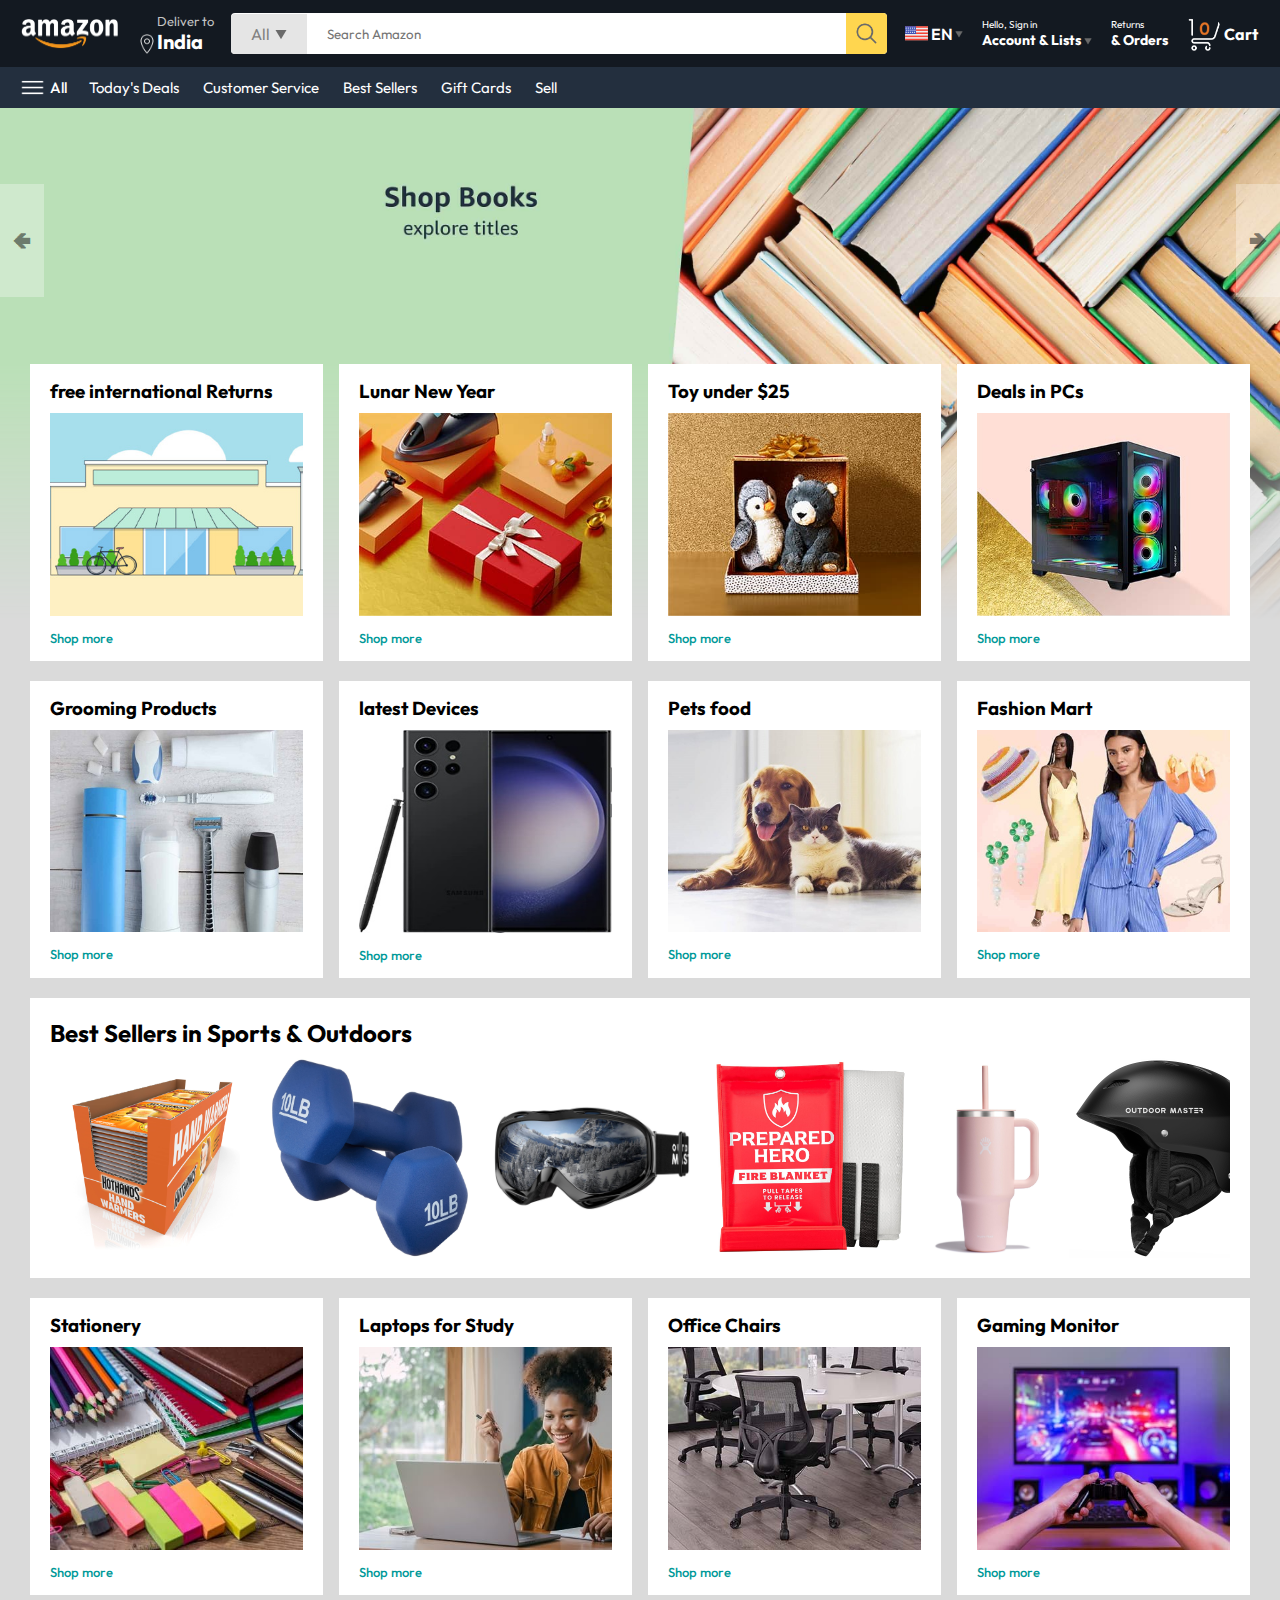
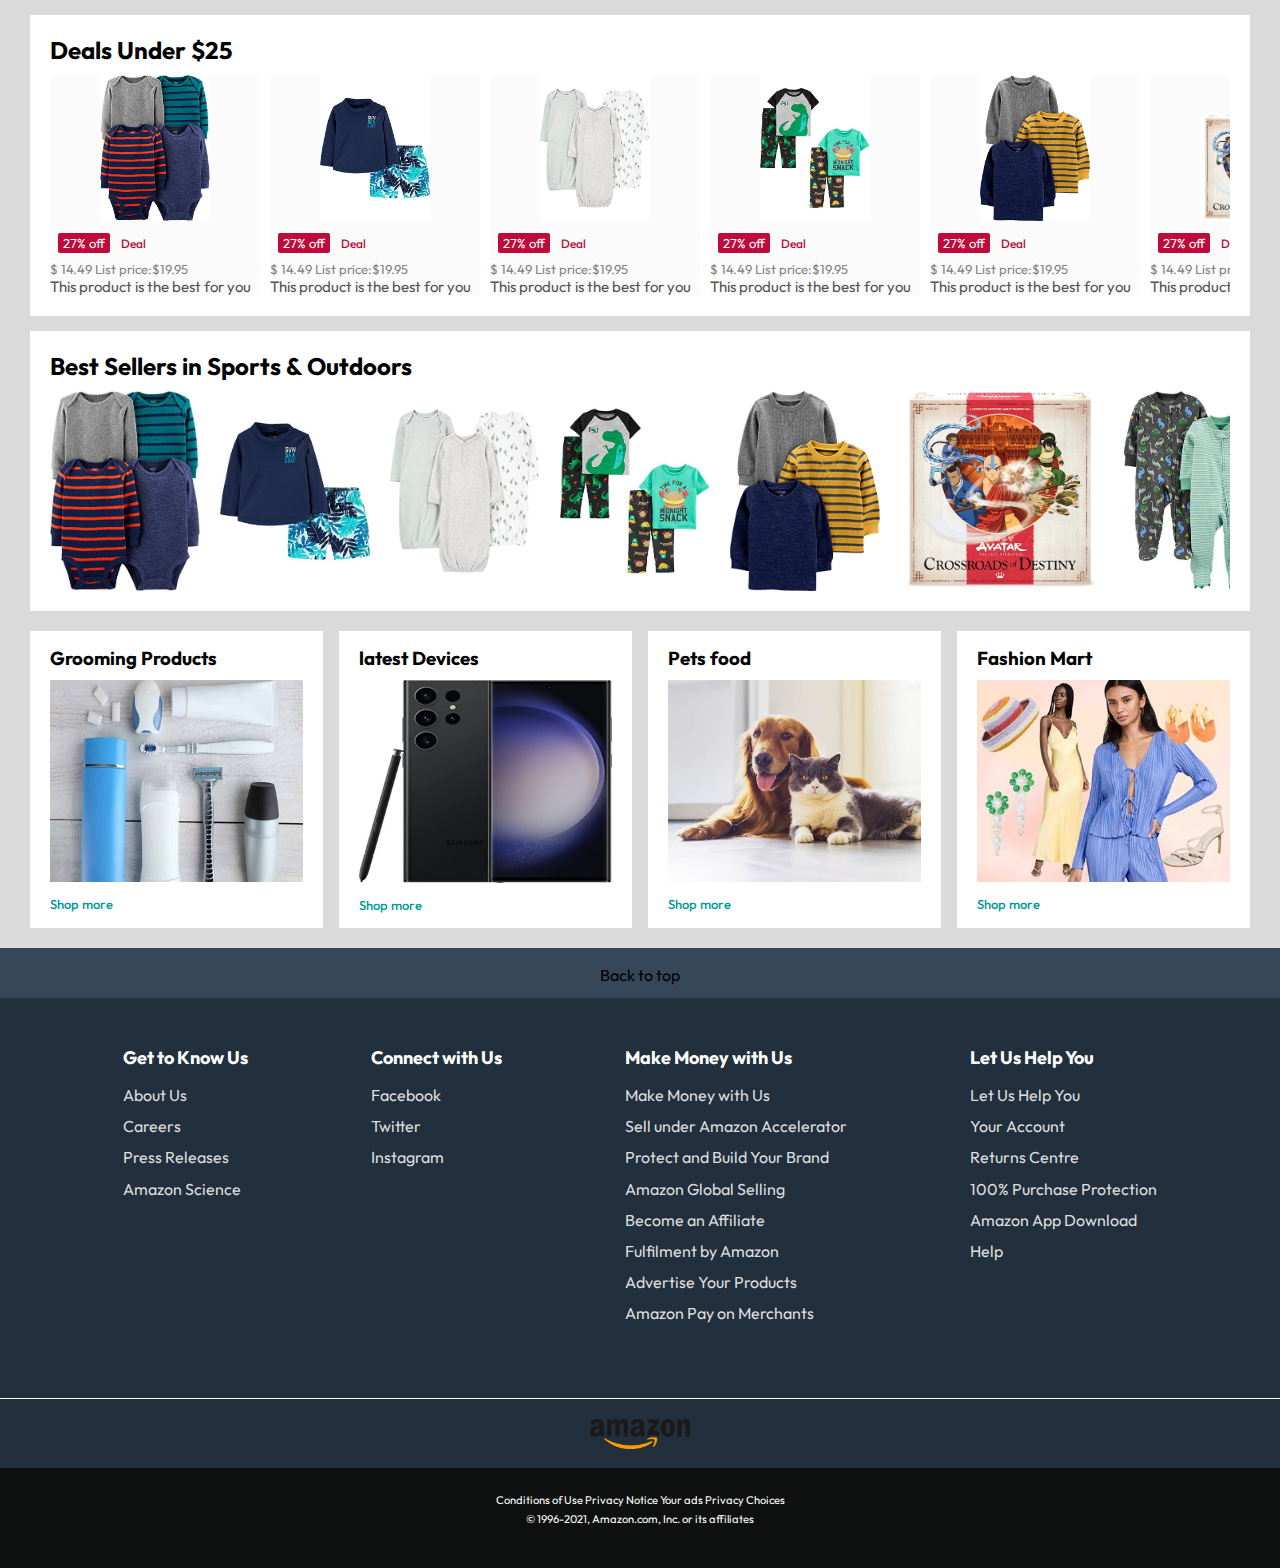
<file: index.html>
<!DOCTYPE html>
<html lang="en">

<head>
    <meta charset="UTF-8">
    <meta name="viewport" content="width=device-width, initial-scale=1.0">
    <title>Amazon</title>
    <link rel="stylesheet" href="style.css">
</head>

<body>

    <nav>
        <a href="/ ">
            <img src="./assets/amazon_logo.png" width="100" alt="">
        </a>

        <div class="nav-country border">
            <img src="./assets/location_icon.png" height="20" alt="">
            <div >
                <p>Deliver to </p>
                <h1>India</h1>
            </div>
        </div>
        
        <div class="nav-search border">
            <div class="nav-search-gategory">
                <p>All</p>
                <img src="./assets/dropdown_icon.png" height="12" alt="">
            </div>
            <input type="text" class="nav-search-input" placeholder="Search Amazon">
            <img src="./assets/search_icon.png" height="" class="nav-search-icon" alt="">
        </div>

        <div class="nav-language border">
            <img src="./assets/us_flag.png" width="25px" alt="">
            <p>EN</p>
            <img src="./assets/dropdown_icon.png" width="8px" alt="">
        </div>

        <div class="nav-text border">
            <p><a href="./signin.html">Hello, Sign in</a></p>
            <h1>Account & Lists <img src="./assets/dropdown_icon.png" width="8px" alt=""></h1>
        </div>

        <div class="nav-text border">
            <p>Returns</p>
            <h1>& Orders</h1>
        </div>
        <a href="/signin.html" class=" mobile-user-icon" style="display: none;">
            <img src="./assets/user.png " width="35px" alt="">
        </a>

        <div class="mycard border">
        <a href="/cart.html" class="nav-cart"> 
            <img src="./assets/cart_icon.png " width="35px" alt=""></a>
        <h4>Cart</h4>
    </div>
    </nav>
    <div class="nav-bottom ">
        <div>
            <img src="./assets/menu_icon.png" width="25px" alt="">
            <p>All</p>
        </div>

        <p class="border">Today's Deals </p>
        <p class="border">Customer Service</p>
        <p class="border">Best Sellers</p>
        <p class="border"> Gift Cards</p>
        <p class="border">Sell</p>
    </div>



    <div class="header-slider">
        <a href="#" class="control_prev ">&#129144</a>
        <a href="#" class="control_next ">&#129146</a>
        <ul>
            <img src="./assets/header1.jpg" class="header-img" alt="">
            <img src="./assets/header2.jpg" class="header-img" alt="">
            <img src="./assets/header3.jpg" class="header-img" alt="">
            <img src="./assets/header4.jpg" class="header-img" alt="">
            <img src="./assets/header5.jpg" class="header-img" alt="">
            <img src="./assets/header6.jpg" class="header-img" alt="">
        </ul>
        
    </div>
   
 <div class="box-row header-box">
        <box class="col">
            <h3>free international Returns</h3>
            <img src="./assets/box1-1.jpg" alt="">
            <a href="/">Shop more</a>
        </box>
        <box class="col">
            <h3>Lunar New Year</h3>
            <img src="./assets/box1-2.jpg" alt="">
            <a href="/">Shop more</a>
        </box>
        <box class="col">
            <h3>Toy under $25</h3>
            <img src="./assets/box1-3.jpg" alt="">
            <a href="/">Shop more</a>
        </box>
        <box class="col">
            <h3>Deals in PCs</h3>
            <img src="./assets/box1-4.jpg" alt="">
            <a href="/">Shop more</a>
        </box>
    </div>
    <div class="box-row ">
        <box class="col">
            <h3>Grooming Products</h3>
            <img src="./assets/box2-1.jpg" alt="">
            <a href="/">Shop more</a>
        </box>
        <box class="col">
            <h3>latest Devices</h3>
            <img src="./assets/box2-2.jpg" alt="">
            <a href="/">Shop more</a>
        </box>
        <box class="col">
            <h3>Pets food</h3>
            <img src="./assets/box2-3.jpg" alt="">
            <a href="/">Shop more</a>
        </box>
        <box class="col">
            <h3>Fashion Mart</h3>
            <img src="./assets/box2-4.jpg" alt="">
            <a href="/">Shop more</a>
        </box>
    </div>

    <div class="products-slider">
        <h2>Best Sellers in Sports & Outdoors</h2>
        <div class="products">
            <img src="./assets/product1-1.jpg" alt="">
            <img src="./assets/product1-2.jpg" alt="">
            <img src="./assets/product1-3.jpg" alt="">
            <img src="./assets/product1-4.jpg" alt="">
            <img src="./assets/product1-5.jpg" alt="">
            <img src="./assets/product1-6.jpg" alt="">
            <img src="./assets/product1-7.jpg" alt="">
            <img src="./assets/product1-8.jpg" alt="">
            <img src="./assets/product1-9.jpg" alt="">
            <img src="./assets/product1-10.jpg" alt="">
        </div>
    </div>

    <div class="box-row ">
        <box class="col">
            <h3>Stationery</h3>
            <img src="./assets/box3-1.jpg" alt="">
            <a href="/">Shop more</a>
        </box>
        <box class="col">
            <h3>Laptops for Study</h3>
            <img src="./assets/box3-2.jpg" alt="">
            <a href="/">Shop more</a>
        </box>
        <box class="col">
            <h3>Office Chairs </h3>
            <img src="./assets/box3-3.jpg" alt="">
            <a href="/">Shop more</a>
        </box>
        <box class="col">
            <h3>Gaming Monitor</h3>
            <img src="./assets/box3-4.jpg" alt="">
            <a href="/">Shop more</a>
        </box>
    </div>
    <div class="products-slider-with-price">
        <h2>Deals Under $25</h2>
        <div class="products">
            <div class="product-cards">
                <div class="product-img-container">
                    <img src="./assets/product2-1.jpg" alt="">
                </div>
                <div class="product-offer">
                    <p>27% off</p> <span>Deal</span>
                </div>
                <p class="product-price">$ <Span>14.49</Span> List price:$19.95</p>
                <h4>This product is the best for you</h4>
            </div>
            <div class="product-cards">
                <div class="product-img-container">
                    <img src="./assets/product2-2.jpg" alt="">
                </div>
                <div class="product-offer">
                    <p>27% off</p> <span>Deal</span>
                </div>
                <p class="product-price">$ <Span>14.49</Span> List price:$19.95</p>
                <h4>This product is the best for you</h4>
            </div>
            <div class="product-cards">
                <div class="product-img-container">
                    <img src="./assets/product2-3.jpg" alt="">
                </div>
                <div class="product-offer">
                    <p>27% off</p> <span>Deal</span>
                </div>
                <p class="product-price">$ <Span>14.49</Span> List price:$19.95</p>
                <h4>This product is the best for you</h4>
            </div>
            <div class="product-cards">
                <div class="product-img-container">
                    <img src="./assets/product2-4.jpg" alt="">
                </div>
                <div class="product-offer">
                    <p>27% off</p> <span>Deal</span>
                </div>
                <p class="product-price">$ <Span>14.49</Span> List price:$19.95</p>
                <h4>This product is the best for you</h4>
            </div>
            <div class="product-cards">
                <div class="product-img-container">
                    <img src="./assets/product2-5.jpg" alt="">
                </div>
                <div class="product-offer">
                    <p>27% off</p> <span>Deal</span>
                </div>
                <p class="product-price">$ <Span>14.49</Span> List price:$19.95</p>
                <h4>This product is the best for you</h4>
            </div>
            <div class="product-cards">
                <div class="product-img-container">
                    <img src="./assets/product2-6.jpg" alt="">
                </div>
                <div class="product-offer">
                    <p>27% off</p> <span>Deal</span>
                </div>
                <p class="product-price">$ <Span>14.49</Span> List price:$19.95</p>
                <h4>This product is the best for you</h4>
            </div>
            <div class="product-cards">
                <div class="product-img-container">
                    <img src="./assets/product2-7.jpg" alt="">
                </div>
                <div class="product-offer">
                    <p>27% off</p> <span>Deal</span>
                </div>
                <p class="product-price">$ <Span>14.49</Span> List price:$19.95</p>
                <h4>This product is the best for you</h4>
            </div>
            <div class="product-cards">
                <div class="product-img-container">
                    <img src="./assets/product2-8.jpg" alt="">
                </div>
                <div class="product-offer">
                    <p>27% off</p> <span>Deal</span>
                </div>
                <p class="product-price">$ <Span>14.49</Span> List price:$19.95</p>
                <h4>This product is the best for you</h4>
            </div>

            <div class="product-cards">
                <div class="product-img-container">
                    <img src="./assets/product2-9.jpg" alt="">
                </div>
                <div class="product-offer">
                    <p>27% off</p> <span>Deal</span>
                </div>
                <p class="product-price">$ <Span>14.49</Span> List price:$19.95</p>
                <h4>This product is the best for you</h4>
            </div>
            <div class="product-cards">
                <div class="product-img-container">
                    <img src="./assets/product2-10.jpg" alt="">
                </div>
                <div class="product-offer">
                    <p>27% off</p> <span>Deal</span>
                </div>
                <p class="product-price">$ <Span>14.49</Span> List price:$19.95</p>
                <h4>This product is the best for you</h4>
            </div>
            <div class="product-cards">
                <div class="product-img-container">
                    <img src="./assets/product2-11.jpg" alt="">
                </div>
                <div class="product-offer">
                    <p>27% off</p> <span>Deal</span>
                </div>
                <p class="product-price">$ <Span>14.49</Span> List price:$19.95</p>
                <h4>This product is the best for you</h4>
            </div>
        </div>
    </div>
    <div class="products-slider">
        <h2>Best Sellers in Sports & Outdoors</h2>
        <div class="products">
            <img src="./assets/product2-1.jpg" alt="">
            <img src="./assets/product2-2.jpg" alt="">
            <img src="./assets/product2-3.jpg" alt="">
            <img src="./assets/product2-4.jpg" alt="">
            <img src="./assets/product2-5.jpg" alt="">
            <img src="./assets/product2-6.jpg" alt="">
            <img src="./assets/product2-7.jpg" alt="">
            <img src="./assets/product2-8.jpg" alt="">
            <img src="./assets/product2-9.jpg" alt="">
            <img src="./assets/product2-10.jpg" alt="">
        </div>
    </div>

    <div class="box-row ">
        <box class="col">
            <h3>Grooming Products</h3>
            <img src="./assets/box2-1.jpg" alt="">
            <a href="/">Shop more</a>
        </box>
        <box class="col">
            <h3>latest Devices</h3>
            <img src="./assets/box2-2.jpg" alt="">
            <a href="/">Shop more</a>
        </box>
        <box class="col">
            <h3>Pets food</h3>
            <img src="./assets/box2-3.jpg" alt="">
            <a href="/">Shop more</a>
        </box>
        <box class="col">
            <h3>Fashion Mart</h3>
            <img src="./assets/box2-4.jpg" alt="">
            <a href="/">Shop more</a>
        </box>
    </div>
    <footer>
        <div class=" fp1">
            <a href="/">
            Back to top
        </a>
        </div>
        <div class="fp2">
            <ul>
                <p>Get to Know Us </p>
                <a>About Us</a>
                <a>Careers</a>
                <a>Press Releases</a>
                <a>Amazon Science</a>
            </ul>
            <ul>
                <p>Connect with Us</p>
                <a>Facebook</a>
                <a>Twitter</a>
                <a>Instagram</a>
            </ul>
            <ul>
                <p>Make Money with Us </p>
                <a>Make Money with Us</a>
                <a>Sell under Amazon Accelerator</a>
                <a>Protect and Build Your Brand</a>
                <a>Amazon Global Selling</a>
                <a>Become an Affiliate</a>
                <a>Fulfilment by Amazon</a>
                <a>Advertise Your Products</a>
                <a>Amazon Pay on Merchants</a>
            </ul>
            <ul>
                <p>Let Us Help You</p>
                <a>Let Us Help You</a>
                <a>Your Account</a>
                <a>Returns Centre</a>
                <a>100% Purchase Protection </a>
                <a>Amazon App Download </a>
                <a>Help </a>
            </ul>
        </div>
        <div class="fp3">
            <div class="logo">
            </div>
        </div>
        <div class="fp4">
            <div class="pages">
                <a>Conditions of Use</a>
                <a>Privacy Notice</a>
                <a>Your ads Privacy Choices</a>
            </div>
            <div class="copyright">
                © 1996-2021, Amazon.com, Inc. or its affiliates
            </div>
        </div>
    </footer>


    <script src="app.js"></script>
</body>

</html>
</file>
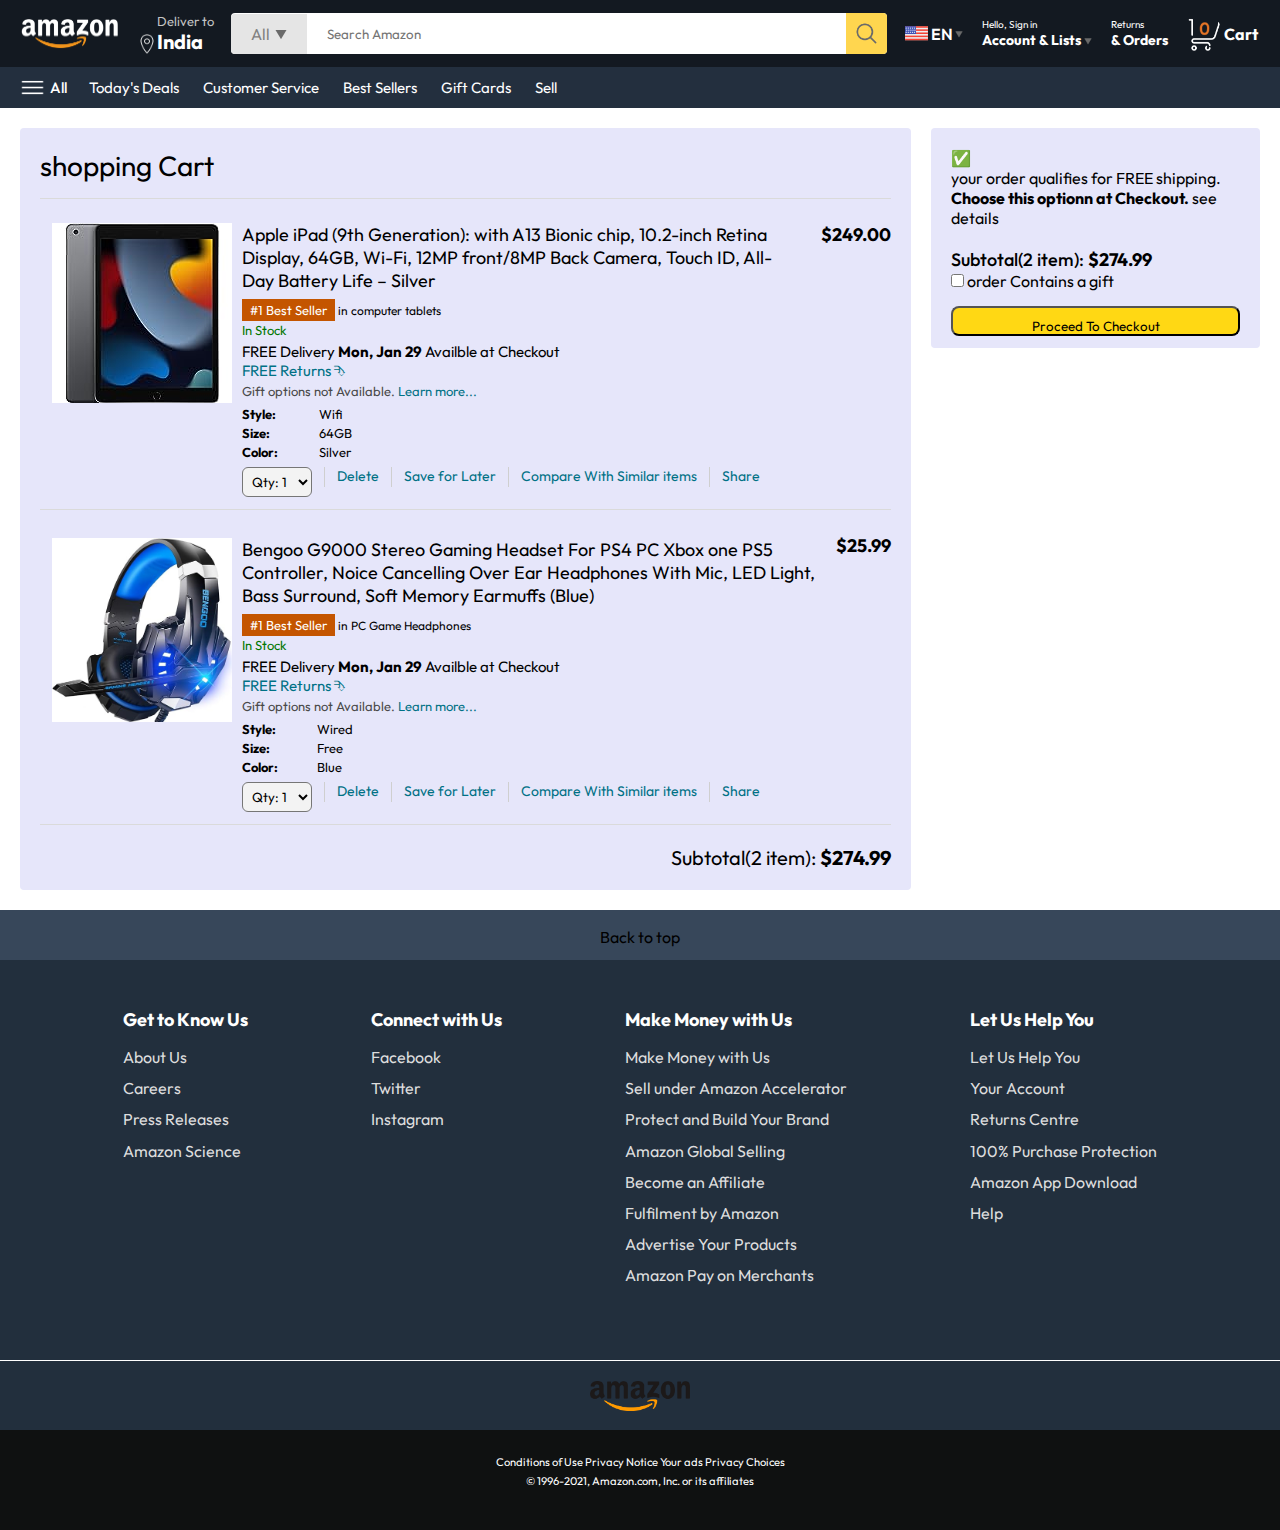
<file: cart.html>
<!DOCTYPE html>
<html lang="en">

<head>
    <meta charset="UTF-8">
    <meta name="viewport" content="width=device-width, initial-scale=1.0">
    <title> Cart </title>
    <link rel="stylesheet" href="style.css">
    <link rel="stylesheet" href="product.css">
    <link rel="stylesheet" href="cart.css">
</head>

<body>
    <nav>
        <a href="/ ">
            <img src="./assets/amazon_logo.png" width="100" alt="">
        </a>

        <div class="nav-country border">
            <img src="./assets/location_icon.png" height="20" alt="">
            <div>
                <p>Deliver to </p>
                <h1>India</h1>
            </div>
        </div>

        <div class="nav-search border">
            <div class="nav-search-gategory">
                <p>All</p>
                <img src="./assets/dropdown_icon.png" height="12" alt="">
            </div>
            <input type="text" class="nav-search-input" placeholder="Search Amazon">
            <img src="./assets/search_icon.png" height="" class="nav-search-icon" alt="">
        </div>

        <div class="nav-language border">
            <img src="./assets/us_flag.png" width="25px" alt="">
            <p>EN</p>
            <img src="./assets/dropdown_icon.png" width="8px" alt="">
        </div>

        <div class="nav-text border">
            <p><a href="./signin.html">Hello, Sign in</a></p>
            <h1>Account & Lists <img src="./assets/dropdown_icon.png" width="8px" alt=""></h1>
        </div>

        <div class="nav-text border">
            <p>Returns</p>
            <h1>& Orders</h1>
        </div>
        <a href="/signin.html" class=" mobile-user-icon" style="display: none;">
            <img src="./assets/user.png " width="35px" alt="">
        </a>
        <div class="mycard border">

            <a href="">
                <img src="./assets/cart_icon.png " width="35px" alt=""></a>
            <h4>Cart</h4>
        </div>
    </nav>
    <div class="nav-bottom ">
        <div>
            <img src="./assets/menu_icon.png" width="25px" alt="">
            <p>All</p>
        </div>

        <p class="border">Today's Deals </p>
        <p class="border">Customer Service</p>
        <p class="border">Best Sellers</p>
        <p class="border"> Gift Cards</p>
        <p class="border">Sell</p>
    </div>

    <div class="cart">
        <div class="cart-left">
            <h1>shopping Cart</h1>
            <hr>
            <div class="product-cart-list">
                <img src="./assets/ipad_img.jpg" alt="" width="180px">
                <div>
                    <div class="product-cart-titleprice">
                        <p>
                            Apple iPad (9th Generation): with A13 Bionic chip, 10.2-inch Retina Display, 64GB, Wi-Fi,
                            12MP front/8MP Back Camera, Touch ID, All-Day Battery Life – Silver

                        </p>
                        <p><b>$249.00</b></p>

                    </div>
                    <p class="product-cart-bestseller"> <span> #1 Best Seller</span> in computer tablets</p>
                    <p class="product-card-stock"> In Stock </p>
                    <p class="product-card-delivery"> FREE Delivery <b>Mon, Jan 29 </b> Availble at Checkout </p>
                    <p class="product-card-returns">FREE Returns &#11191</p>
                    <p class="product-card-giftoption">Gift options not Available. <span>Learn more... </span></p>
                    <div class="product-card-specs">
                        <p><b>Style:</b></p>
                        <p>Wifi</p>
                        <p><b>Size:</b></p>
                        <p>64GB</p>
                        <p><b>Color:</b></p>
                        <p>Silver</p>
                    </div>
                    <div class="cart-list-action">
                        <select>
                            <option value=" 1">Qty: 1</option>
                            <option value=" 2">Qty: 2</option>
                            <option value=" 3">Qty: 3</option>
                            <option value=" 4">Qty: 4</option>
                            <option value=" 5">Qty: 5</option>
                        </select>
                        <hr>
                        <p class="action-btn">Delete</p>
                        <hr>
                        <p class="action-btn">Save for Later</p>
                        <hr>
                        <p class="action-btn">Compare With Similar items</p>
                        <hr>
                        <p class="action-btn">Share</p>
                    </div>
                </div>
            </div>
            <hr>
            <div class="product-cart-list">

               <a href="./product.html"> <img src="./assets/product_img.jpg" alt="" width="180px"></a>
                <div>
                    <div class="product-cart-titleprice">
                       <a href="./product.html"> <p>
                            Bengoo G9000 Stereo Gaming Headset For PS4 PC Xbox one PS5 Controller, Noice Cancelling Over Ear Headphones With Mic, LED Light, Bass Surround, Soft Memory Earmuffs (Blue)

                        </p></a>
                        <p><b>$25.99</b></p>

                    </div>
                    <p class="product-cart-bestseller"> <span> #1 Best Seller</span> in PC Game Headphones</p>
                    <p class="product-card-stock"> In Stock </p>
                    <p class="product-card-delivery"> FREE Delivery <b>Mon, Jan 29 </b> Availble at Checkout </p>
                    <p class="product-card-returns">FREE Returns &#11191</p>
                    <p class="product-card-giftoption">Gift options not Available. <span>Learn more... </span></p>
                    <div class="product-card-specs">
                        <p><b>Style:</b></p>
                        <p>Wired</p>
                        <p><b>Size:</b></p>
                        <p>Free</p>
                        <p><b>Color:</b></p>
                        <p>Blue</p>
                    </div>
                    <div class="cart-list-action">
                        <select>
                            <option value=" 1">Qty: 1</option>
                            <option value=" 2">Qty: 2</option>
                            <option value=" 3">Qty: 3</option>
                            <option value=" 4">Qty: 4</option>
                            <option value=" 5">Qty: 5</option>
                        </select>
                        <hr>
                        <p class="action-btn">Delete</p>
                        <hr>
                        <p class="action-btn">Save for Later</p>
                        <hr>
                        <p class="action-btn">Compare With Similar items</p>
                        <hr>
                        <p class="action-btn">Share</p>
                    </div>
                </div>
            </div>
            <hr>
            <div class="cart-list-subtotal">
                Subtotal(2 item): <b>$274.99</b>
            </div>
        </div>
        <div class="cart-right">
            <p>&#x2705</p>
            <p>your order qualifies for FREE shipping. <b>Choose this optionn at Checkout. </b> see details  </p>
        <p class="cart-subtotal"> Subtotal(2 item): <b>$274.99</b></p>
        <p class="cart-right-gift">  <input type="checkbox"> order Contains a gift </p>
        <button>Proceed To Checkout</button>
    </div>
    </div>
    <footer>
        <div class=" fp1">
            <a href="/">
            Back to top
        </a>
        </div>
        <div class="fp2">
            <ul>
                <p>Get to Know Us </p>
                <a>About Us</a>
                <a>Careers</a>
                <a>Press Releases</a>
                <a>Amazon Science</a>
            </ul>
            <ul>
                <p>Connect with Us</p>
                <a>Facebook</a>
                <a>Twitter</a>
                <a>Instagram</a>
            </ul>
            <ul>
                <p>Make Money with Us </p>
                <a>Make Money with Us</a>
                <a>Sell under Amazon Accelerator</a>
                <a>Protect and Build Your Brand</a>
                <a>Amazon Global Selling</a>
                <a>Become an Affiliate</a>
                <a>Fulfilment by Amazon</a>
                <a>Advertise Your Products</a>
                <a>Amazon Pay on Merchants</a>
            </ul>
            <ul>
                <p>Let Us Help You</p>
                <a>Let Us Help You</a>
                <a>Your Account</a>
                <a>Returns Centre</a>
                <a>100% Purchase Protection </a>
                <a>Amazon App Download </a>
                <a>Help </a>
            </ul>
        </div>
        <div class="fp3">
            <div class="logo">
            </div>
        </div>
        <div class="fp4">
            <div class="pages">
                <a>Conditions of Use</a>
                <a>Privacy Notice</a>
                <a>Your ads Privacy Choices</a>
            </div>
            <div class="copyright">
                © 1996-2021, Amazon.com, Inc. or its affiliates
            </div>
        </div>
    </footer>

</body>

</html>
</file>
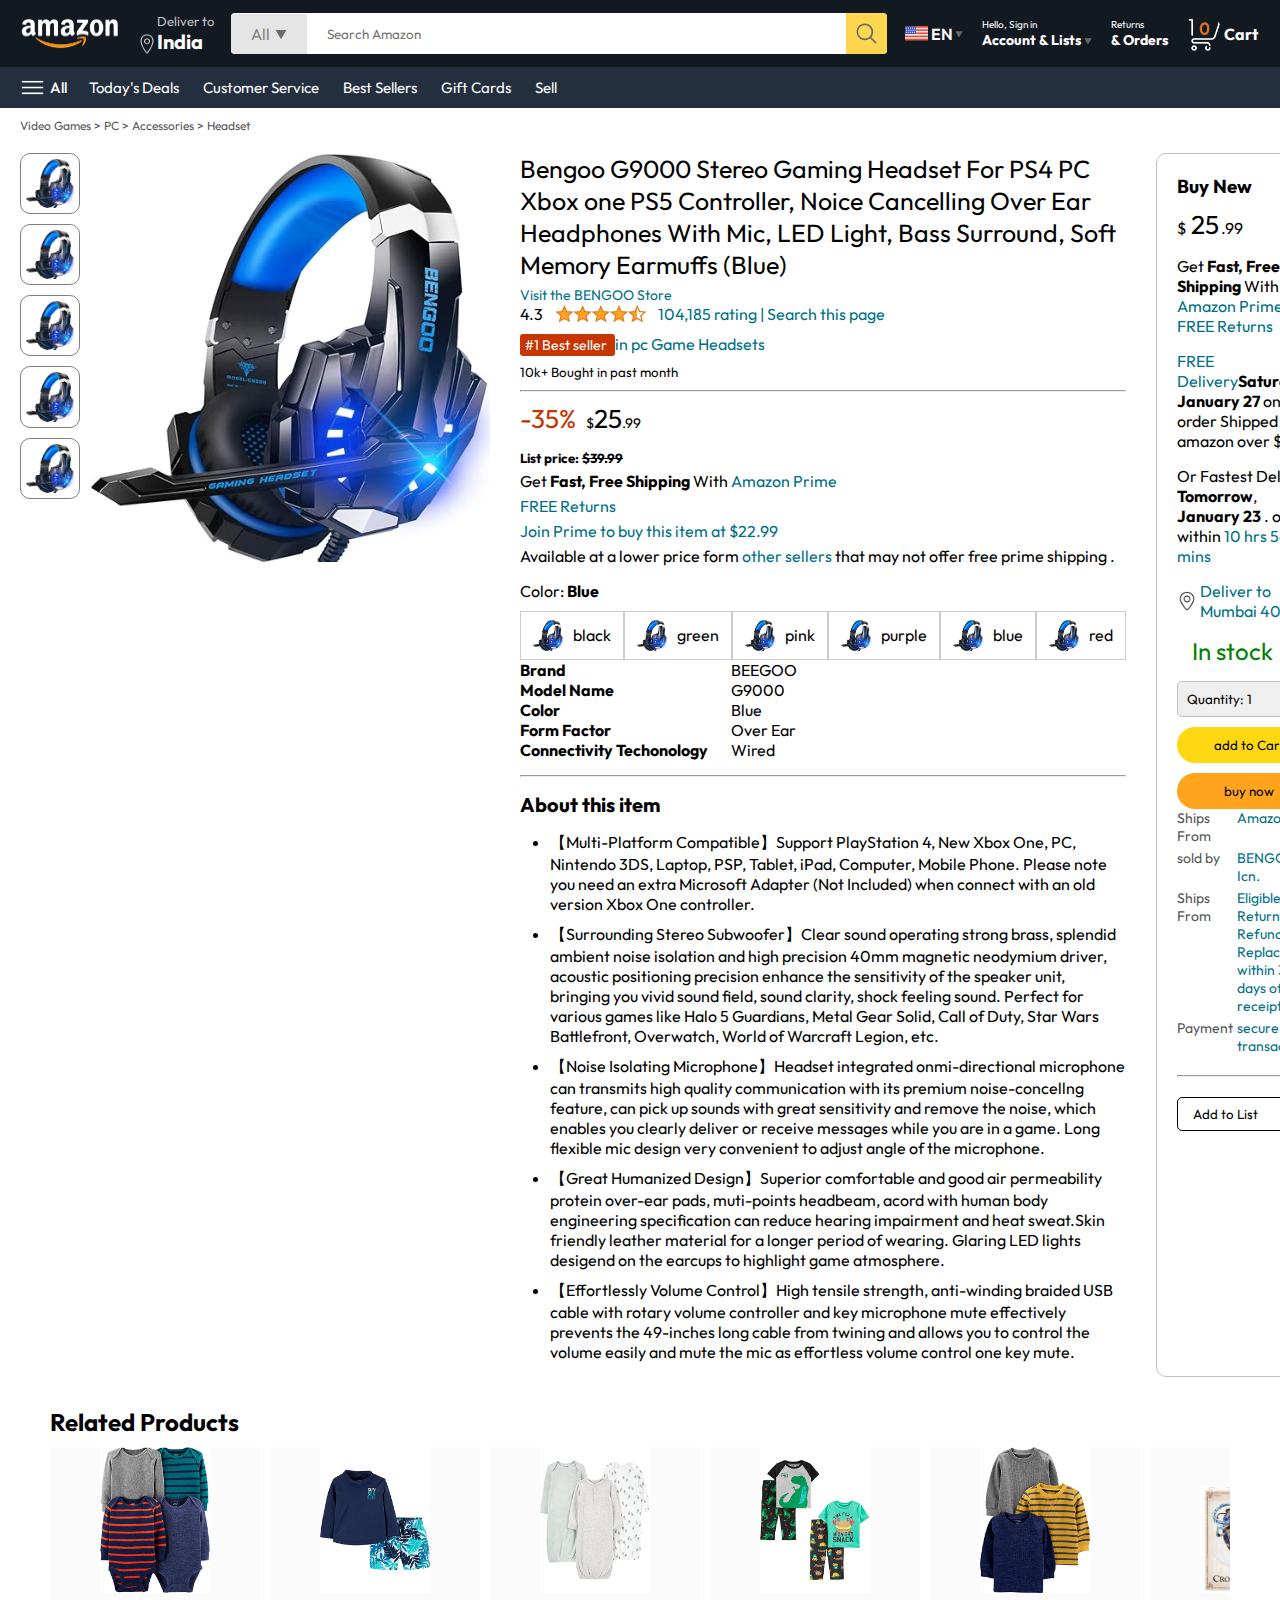
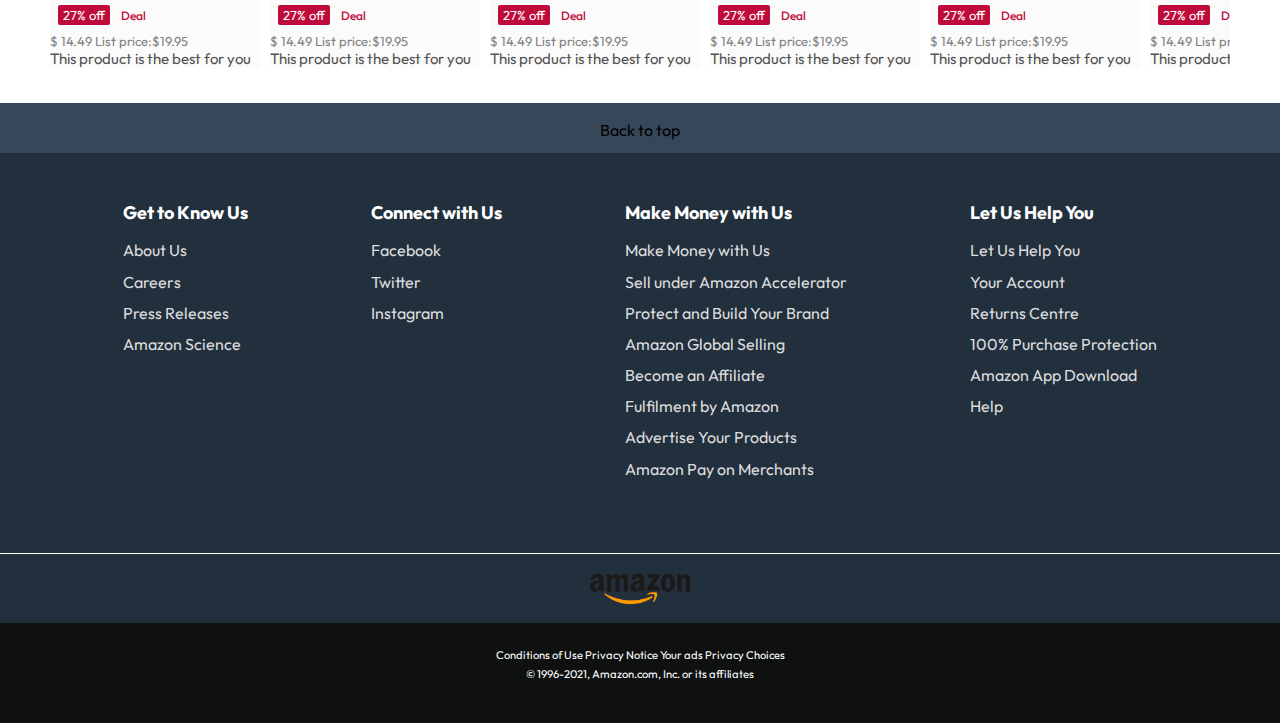
<file: product.html>
<!DOCTYPE html>
<html lang="en">

<head>
    <meta charset="UTF-8">
    <meta name="viewport" content="width=device-width, initial-scale=1.0">
    <title>product page</title>
    <link rel="stylesheet" href="style.css">
    <link rel="stylesheet" href="product.css">

</head>
<div>
    <nav>
        <a href="/ ">
            <img src="./assets/amazon_logo.png" width="100" alt="">
        </a>

        <div class="nav-country border">
            <img src="./assets/location_icon.png" height="20" alt="">
            <div>
                <p>Deliver to </p>
                <h1>India</h1>
            </div>
        </div>

        <div class="nav-search border">
            <div class="nav-search-gategory">
                <p>All</p>
                <img src="./assets/dropdown_icon.png" height="12" alt="">
            </div>
            <input type="text" class="nav-search-input" placeholder="Search Amazon">
            <img src="./assets/search_icon.png" height="" class="nav-search-icon" alt="">
        </div>

        <div class="nav-language border">
            <img src="./assets/us_flag.png" width="25px" alt="">
            <p>EN</p>
            <img src="./assets/dropdown_icon.png" width="8px" alt="">
        </div>

        <div class="nav-text border">
            <p><a href="./signin.html">Hello, Sign in</a></p>
            <h1>Account & Lists <img src="./assets/dropdown_icon.png" width="8px" alt=""></h1>
        </div>

        <div class="nav-text border">
            <p>Returns</p>
            <h1>& Orders</h1>
        </div>
        <a href="/signin.html" class=" mobile-user-icon" style="display: none;">
            <img src="./assets/user.png " width="35px" alt="">
        </a>
        <div class="mycard border">

            <a href="cart.html">
                <img src="./assets/cart_icon.png " width="35px" alt=""></a>
            <h4>Cart</h4>
        </div>
    </nav>
    <div class="nav-bottom ">
        <div>
            <img src="./assets/menu_icon.png" width="25px" alt="">
            <p>All</p>
        </div>

        <p class="border">Today's Deals </p>
        <p class="border">Customer Service</p>
        <p class="border">Best Sellers</p>
        <p class="border"> Gift Cards</p>
        <p class="border">Sell</p>
    </div>

    <p class="breadcrum">Video Games > PC > Accessories > Headset </p>
    <div class="product-display">
        <div class="product-d-image">
            <div class="product-icons">
                <img src="./assets/product_img.jpg" alt="" width="60">
                <img src="./assets/product_img.jpg" alt="" width="60">
                <img src="./assets/product_img.jpg" alt="" width="60">
                <img src="./assets/product_img.jpg" alt="" width="60">
                <img src="./assets/product_img.jpg" alt="" width="60">
            </div>
            <div class="product-main-img">
                <img src="./assets/product_img.jpg" alt="" width="400">
            </div>
        </div>
        <div class="product-d-details">
            <p class="product-tittle">
                Bengoo G9000 Stereo Gaming Headset For PS4 PC Xbox one PS5 Controller, Noice Cancelling Over Ear
                Headphones With Mic, LED Light, Bass Surround, Soft Memory Earmuffs (Blue)
            </p>
            <p class="brand-store"> Visit the BENGOO Store</p>
            <div class="product-rating">
                <div>
                    <div> 4.3 <img src="./assets/rating_img.png" alt="" height="20px">
                    </div>
                    <p>104,185 rating | Search this page </p>
                </div>
                <p>
                    <spam>#1 Best seller </spam> in pc Game Headsets
                </p>
                <h5>10k+ Bought in past month</h5>
                <hr>
            </div>
            <div class="product-d-price">
                <div>
                    <p>-35%</p>
                    <h1>$<span>25</span>.99</h1>
                </div>
                <h5>List price: <span> $39.99 </span> </h5>
                <p>Get <b> Fast, Free Shipping </b> With <span> Amazon Prime </span> </p>
                <p><span>FREE Returns</span></p>
                <p> <span> Join Prime to buy this item at $22.99</span></p>
                <p>Available at a lower price form <span>other sellers </span> that may not offer free prime shipping .
                </p>
            </div>
            <div class="product-color-selection">
                <p>Color: <b>Blue </b> </p>
                <div class="product-color-options">
                    <div class="option">
                        <img src="./assets/product_img.jpg" alt="" width="30px">
                        <p>black</p>
                    </div>
                    <div class="option">
                        <img src="./assets/product_img.jpg" alt="" width="30px">
                        <p>green</p>
                    </div>
                    <div class="option">
                        <img src="./assets/product_img.jpg" alt="" width="30px">
                        <p>pink</p>
                    </div>
                    <div class="option">
                        <img src="./assets/product_img.jpg" alt="" width="30px">
                        <p>purple</p>
                    </div>
                    <div class="option">
                        <img src="./assets/product_img.jpg" alt="" width="30px">
                        <p>blue</p>
                    </div>
                    <div class="option">
                        <img src="./assets/product_img.jpg" alt="" width="30px">
                        <p>red</p>
                    </div>
                    <div>
                    </div>
                </div>
                <div class="product-info">
                    <p> <b>Brand</b> </p>
                    <p>BEEGOO</p>
                    <p> <b>Model Name</b> </p>
                    <p>G9000</p>
                    <p> <b>Color</b> </p>
                    <p>Blue</p>
                    <p> <b>Form Factor</b></p>
                    <p> Over Ear</p>
                    <p> <b>Connectivity Techonology</b></p>
                    <p>Wired</p>
                </div>
                <hr>
                <div class="product-descripation">
                    <h1>About this item</h1>
                    <ul>
                        <li>【Multi-Platform Compatible】Support PlayStation 4, New Xbox One, PC, Nintendo 3DS, Laptop,
                            PSP, Tablet, iPad, Computer, Mobile Phone. Please note you need an extra Microsoft Adapter
                            (Not Included) when connect with an old version Xbox One controller. </li>
                        <li>【Surrounding Stereo Subwoofer】Clear sound operating strong brass, splendid ambient noise
                            isolation and high precision 40mm magnetic neodymium driver, acoustic positioning precision
                            enhance the sensitivity of the speaker unit, bringing you vivid sound field, sound clarity,
                            shock feeling sound. Perfect for various games like Halo 5 Guardians, Metal Gear Solid, Call
                            of Duty, Star Wars Battlefront, Overwatch, World of Warcraft Legion, etc. </li>
                        <li>【Noise Isolating Microphone】Headset integrated onmi-directional microphone can transmits
                            high quality communication with its premium noise-concellng feature, can pick up sounds with
                            great sensitivity and remove the noise, which enables you clearly deliver or receive
                            messages while you are in a game. Long flexible mic design very convenient to adjust angle
                            of the microphone. </li>
                        <li>【Great Humanized Design】Superior comfortable and good air permeability protein over-ear
                            pads, muti-points headbeam, acord with human body engineering specification can reduce
                            hearing impairment and heat sweat.Skin friendly leather material for a longer period of
                            wearing. Glaring LED lights desigend on the earcups to highlight game atmosphere. </li>
                        <li>【Effortlessly Volume Control】High tensile strength, anti-winding braided USB cable with
                            rotary volume controller and key microphone mute effectively prevents the 49-inches long
                            cable from twining and allows you to control the volume easily and mute the mic as
                            effortless volume control one key mute. </li>
                    </ul>
                </div>
            </div>
        </div>
        <div class="product-d-purchase">
            <div class="tittle">
                <h3>Buy New </h3>
                <img src="./assets/circle_icon.png" alt="" width="20px">
            </div>
            <h1 class="price"> $ <span>25</span>.99</h1>
            <div class="gap">
                <p>Get <b>Fast, Free Shipping</b> With <span>Amazon Prime </span>   </p>
                <p><span>FREE Returns</span></p>
            </div>
            <div class="gap">
                <p> <span> FREE Delivery</span><b>Saturday</b></p>
                <p><b>January 27 </b> on order Shipped by amazon over $35</p>
            </div>
            <div class="gap">
                <p>Or Fastest Delivery <b>Tomorrow</b>, <b> January 23 </b>. order within  <span>10 hrs 56 mins </span>   </p>
            </div>
            <div class="delivery-location">
                <img src="./assets/location_icon_dark.png" alt="" width="20px">
                <p> <span> Deliver to Mumbai 400706</span></p>
            </div>
            <h2 class=" product-stock"> In stock </h2>
            <select class="product-quantity ">
                <option value="1">Quantity: 1 </option>
                <option value="2">Quantity: 2 </option>
                <option value="3">Quantity: 3 </option>
            </select>

            <button class="btn">add to Cart</button>
            <button class="btn product-buy"> buy now</button>
            <div class="product-seller-info">
                <p>Ships From</p><p><span>Amazon</span></p>
                <p>sold by</p><p><span>BENGOO Icn.</span></p>
                <p>Ships From</p><p><span> Eligible for Return, Refund or Replacement within 30 days of receipt  </span></p>
                <p>Payment </p><p><span> secure transaction</span></p>
            </div>
            <hr>
            <button class="product-add-list">Add to List </button>
        </div>
    </div>
    <div class="products-slider-with-price">
        <h2>Related Products</h2>
        <div class="products">
            <div class="product-cards">
                <div class="product-img-container">
                    <img src="./assets/product2-1.jpg" alt="">
                </div>
                <div class="product-offer">
                    <p>27% off</p> <span>Deal</span>
                </div>
                <p class="product-price">$ <Span>14.49</Span> List price:$19.95</p>
                <h4>This product is the best for you</h4>
            </div>
            <div class="product-cards">
                <div class="product-img-container">
                    <img src="./assets/product2-2.jpg" alt="">
                </div>
                <div class="product-offer">
                    <p>27% off</p> <span>Deal</span>
                </div>
                <p class="product-price">$ <Span>14.49</Span> List price:$19.95</p>
                <h4>This product is the best for you</h4>
            </div>
            <div class="product-cards">
                <div class="product-img-container">
                    <img src="./assets/product2-3.jpg" alt="">
                </div>
                <div class="product-offer">
                    <p>27% off</p> <span>Deal</span>
                </div>
                <p class="product-price">$ <Span>14.49</Span> List price:$19.95</p>
                <h4>This product is the best for you</h4>
            </div>
            <div class="product-cards">
                <div class="product-img-container">
                    <img src="./assets/product2-4.jpg" alt="">
                </div>
                <div class="product-offer">
                    <p>27% off</p> <span>Deal</span>
                </div>
                <p class="product-price">$ <Span>14.49</Span> List price:$19.95</p>
                <h4>This product is the best for you</h4>
            </div>
            <div class="product-cards">
                <div class="product-img-container">
                    <img src="./assets/product2-5.jpg" alt="">
                </div>
                <div class="product-offer">
                    <p>27% off</p> <span>Deal</span>
                </div>
                <p class="product-price">$ <Span>14.49</Span> List price:$19.95</p>
                <h4>This product is the best for you</h4>
            </div>
            <div class="product-cards">
                <div class="product-img-container">
                    <img src="./assets/product2-6.jpg" alt="">
                </div>
                <div class="product-offer">
                    <p>27% off</p> <span>Deal</span>
                </div>
                <p class="product-price">$ <Span>14.49</Span> List price:$19.95</p>
                <h4>This product is the best for you</h4>
            </div>
            <div class="product-cards">
                <div class="product-img-container">
                    <img src="./assets/product2-7.jpg" alt="">
                </div>
                <div class="product-offer">
                    <p>27% off</p> <span>Deal</span>
                </div>
                <p class="product-price">$ <Span>14.49</Span> List price:$19.95</p>
                <h4>This product is the best for you</h4>
            </div>
            <div class="product-cards">
                <div class="product-img-container">
                    <img src="./assets/product2-8.jpg" alt="">
                </div>
                <div class="product-offer">
                    <p>27% off</p> <span>Deal</span>
                </div>
                <p class="product-price">$ <Span>14.49</Span> List price:$19.95</p>
                <h4>This product is the best for you</h4>
            </div>

            <div class="product-cards">
                <div class="product-img-container">
                    <img src="./assets/product2-9.jpg" alt="">
                </div>
                <div class="product-offer">
                    <p>27% off</p> <span>Deal</span>
                </div>
                <p class="product-price">$ <Span>14.49</Span> List price:$19.95</p>
                <h4>This product is the best for you</h4>
            </div>
            <div class="product-cards">
                <div class="product-img-container">
                    <img src="./assets/product2-10.jpg" alt="">
                </div>
                <div class="product-offer">
                    <p>27% off</p> <span>Deal</span>
                </div>
                <p class="product-price">$ <Span>14.49</Span> List price:$19.95</p>
                <h4>This product is the best for you</h4>
            </div>
            <div class="product-cards">
                <div class="product-img-container">
                    <img src="./assets/product2-11.jpg" alt="">
                </div>
                <div class="product-offer">
                    <p>27% off</p> <span>Deal</span>
                </div>
                <p class="product-price">$ <Span>14.49</Span> List price:$19.95</p>
                <h4>This product is the best for you</h4>
            </div>
        </div>
    </div>

    <footer>
        <div class=" fp1">
            <a href="/">
            Back to top
        </a>
        </div>
        <div class="fp2">
            <ul>
                <p>Get to Know Us </p>
                <a>About Us</a>
                <a>Careers</a>
                <a>Press Releases</a>
                <a>Amazon Science</a>
            </ul>
            <ul>
                <p>Connect with Us</p>
                <a>Facebook</a>
                <a>Twitter</a>
                <a>Instagram</a>
            </ul>
            <ul>
                <p>Make Money with Us </p>
                <a>Make Money with Us</a>
                <a>Sell under Amazon Accelerator</a>
                <a>Protect and Build Your Brand</a>
                <a>Amazon Global Selling</a>
                <a>Become an Affiliate</a>
                <a>Fulfilment by Amazon</a>
                <a>Advertise Your Products</a>
                <a>Amazon Pay on Merchants</a>
            </ul>
            <ul>
                <p>Let Us Help You</p>
                <a>Let Us Help You</a>
                <a>Your Account</a>
                <a>Returns Centre</a>
                <a>100% Purchase Protection </a>
                <a>Amazon App Download </a>
                <a>Help </a>
            </ul>
        </div>
        <div class="fp3">
            <div class="logo">
            </div>
        </div>
        <div class="fp4">
            <div class="pages">
                <a>Conditions of Use</a>
                <a>Privacy Notice</a>
                <a>Your ads Privacy Choices</a>
            </div>
            <div class="copyright">
                © 1996-2021, Amazon.com, Inc. or its affiliates
            </div>
        </div>
    </footer>



    <script >const scrollContainer= document.querySelectorAll(".products")
        for (const item of scrollContainer){
            item.addEventListener('wheel', (evt)=> {
                evt.preventDefault();
                item.scrollLeft += evt.deltaY
            });
        }</script>
    </body>
</html>
</file>
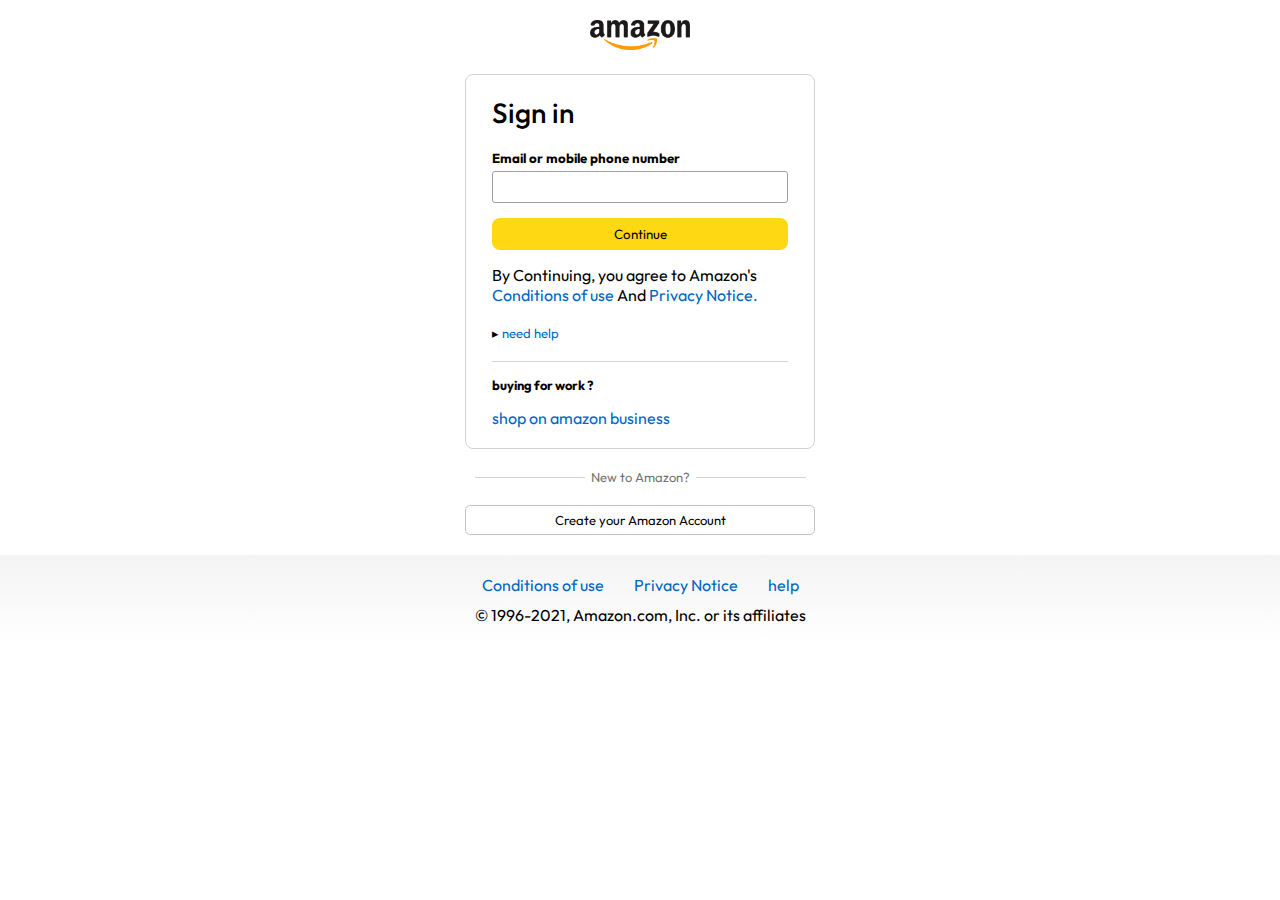
<file: signin.html>
<!DOCTYPE html>
<html lang="en">
<head>
    <meta charset="UTF-8">
    <meta name="viewport" content="width=device-width, initial-scale=1.0">
    <title>Sign In </title>
    <link rel="stylesheet" href="signin.css">
    


</head>
<body>
    <a href="/"><img class="logo"  src="./assets/amazon_logo_dark.png" width="100px"></a>
    <div class="signin-container">
        <h1 class="signin-title"> Sign in</h1>
        <h5 class="input-lable"> Email or mobile phone number </h5>
        <input type="text">
        <button>Continue</button>
        <p>By Continuing, you agree to Amazon's <span>Conditions of use</span> And  <span>Privacy Notice.</span> </p>
        <p class="signin-help">&#9656 <span>need help</span></p>
        <hr>
        <h4> buying for work ?</h4>
        <p class="signin-business"> <span>shop on amazon business</span></p>
    </div> 
    <div class="signin-bottom">
        <hr>
        <p>New to Amazon? </p>
        <hr>
    </div>
    <a href="/signup.html">

    <button class="signin-signup-btn"> Create your Amazon Account </button>
</a>
    <footer>
        <div class="footer-links">
            <a href="#">Conditions of use</a>
            <a href="#">Privacy Notice</a>
            <a href="#">help</a>
        </div>
        <p class="footer-copy"> © 1996-2021, Amazon.com, Inc. or its affiliates
        </p>
    </footer>

    
</body>
</html>
</file>
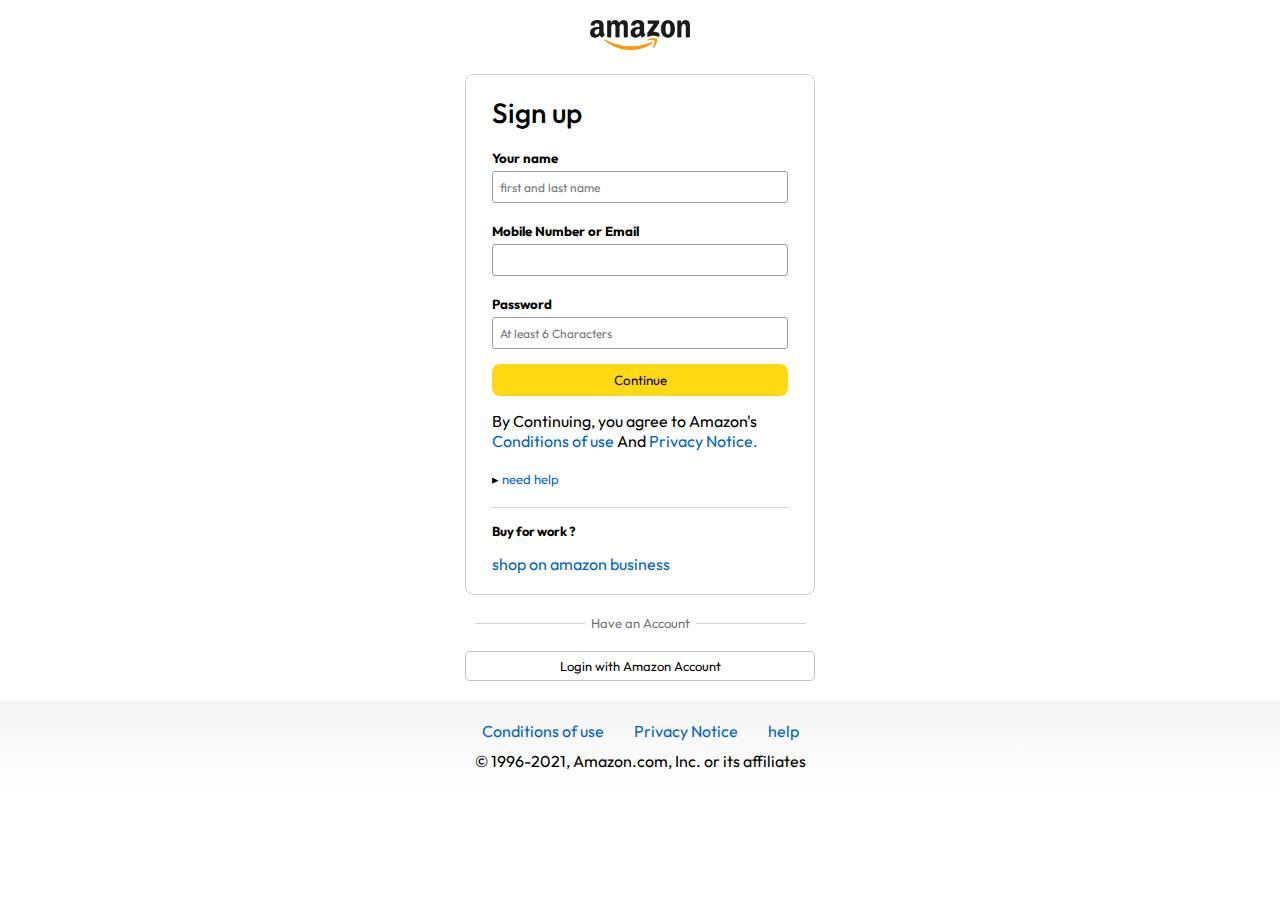
<file: signup.html>
<!DOCTYPE html>
<html lang="en">
<head>
    <meta charset="UTF-8">
    <meta name="viewport" content="width=device-width, initial-scale=1.0">
    <title>sign up</title>
    <link rel="stylesheet" href="signin.css">
</head>

<body>
    <a href="/"><img class="logo"  src="./assets/amazon_logo_dark.png" width="100px"></a>
    <div class="signin-container">
        <h1 class="signin-title"> Sign up</h1>
        <h5 class="input-lable"> Your name  </h5>
        <input type="text" placeholder="first and last name ">
        <h5 class="input-lable"> Mobile Number or Email   </h5>
        <input type="text" >
        <h5 class="input-lable"> Password  </h5>
        <input type="password" placeholder="At least 6 Characters " >

        <button>Continue</button>
        <p>By Continuing, you agree to Amazon's <span>Conditions of use</span> And  <span>Privacy Notice.</span> </p>
        <p class="signin-help">&#9656 <span>need help</span></p>
        <hr>
        <h4> Buy for work ?</h4>
        <p class="signin-business"> <span>shop on amazon business</span></p>
    </div> 
    <div class="signin-bottom">
        <hr>
        <p>Have an Account </p>
        <hr>
    </div>
    <a href="/signin.html">

    <button class="signin-signup-btn"> Login with Amazon Account</button>
    </a>
    <footer>
        <div class="footer-links">
            <a href="#">Conditions of use</a>
            <a href="#">Privacy Notice</a>
            <a href="#">help</a>
        </div>
        <p class="footer-copy"> © 1996-2021, Amazon.com, Inc. or its affiliates
        </p>
    </footer>
    
</body>
</html>
</file>
<file: style.css>
@import url('https://fonts.googleapis.com/css2?family=Outfit:wght@100..900&display=swap');

* {
    padding: 0;
    margin: 0;
    box-sizing: border-box;
    font-family: Outfit;
}

body {
    background-color: #dadada;
}

.border {
    border: 2px solid transparent;
}

.border:hover {
    border: 1.5px solid white;
    border-radius: 6px;
}

/* box 1 */
a {
    text-decoration: none;
    color: inherit;
    margin-top: 4px;
}

nav {
    display: flex;
    align-items: center;
    justify-content: space-between;
    background: #131921;
    padding: 10px 20px;
    color: #fff;
}

/* box 2 */
.nav-country {
    display: flex;
    align-items: end;
    margin-left: 15px;
    font-size: 13px;
    color: #c4c4c4;
}

.nav-country h1 {
    color: #fff;
    font-size: 20px;
}

/* box 3*/
.nav-search {
    flex: 1;
    display: flex;
    align-items: center;
    background: #fff;
    color: gray;
    max-width: 1000px;
    margin-left: 15px;
    border: none;
    border-radius: 4px;
}

.nav-search-gategory {
    display: flex;
    align-items: center;
    padding: 10px 20px;
    gap: 5px;
    background: #e5e5e5;
    border-radius: 4px 0 0 4px;
}

.nav-search-input {
    border: none;
    outline: none;
    padding-left: 20px;
    width: 100%;
}

.nav-search-icon {
    max-width: 41px;
    padding: 8px;
    background: #ffd64f;
    border-radius: 0 4px 4px 0;
}

.nav-search:hover {
    border: 2px solid orange;
    border-radius: 6px;
}

/* box 4 */
.nav-language {
    display: flex;
    align-items: center;
    gap: 2px;
    font-weight: 600;
    margin-left: 15px;
}

/* box 5 & 6 */
.nav-text {
    margin-left: 15px;
}

.nav-text p {
    font-size: 10px
}

.nav-text h1 {
    font-size: 14px;
}

/* box 6 */

.mycard {
    display: flex;
    align-items: center;
    gap: 2px;
    font-weight: 600;
    margin-left: 15px;
}

/*submenu 1 */
.nav-bottom {
    display: flex;
    align-items: center;
    gap: 20px;
    padding: 8px 20px;
    color: #fff;
    background-color: #232f3e;
    font-size: 15px;
}

.nav-bottom div {
    display: flex;
    align-items: center;
    gap: 5px;
    font-weight: 500;
}

/*slider */
.header-slider ul {
    display: flex;
    overflow-y: hidden;
}

.header-img {
    max-width: 100%;
    mask-image: linear-gradient(to bottom, #000000 50%, transparent 100%);
}

.header-slider a {
    position: absolute;
    top: 20%;
    z-index: 1;
    padding: 5vh 1vw;
    background-color: #ffffff4f;
    color: #0000007b;
    text-decoration: none;
    font-size: 18px;
    font-weight: 600;
    cursor: pointer;
}

.control_next {
    right: 0;
}

/* cardbox  */

.box-row {
    display: flex;
    flex-wrap: wrap;
    row-gap: 20px;
    justify-content: space-between;
    margin: 20px 30px;
}

.col {
    display: flex;
    flex-direction: column;
    gap: 10px;
    padding: 15px 20px;
    background: #fff;
    max-width: 24%;
    min-height: 200px;
    z-index: 1;
}

.col a {
    font-size: 13px;
    color: #009999;
    font-weight: 500;
}

.header-box {
    margin-top: -20vw;
}

/* end of cardbox  */
/* cardbox slider  */
.products-slider {
    background-color: #fff;
    margin: 0 30px;
    padding: 20px;
    margin-bottom: 15px;
}

.products-slider .products {
    display: flex;
    overflow-x: auto;
    gap: 20px;
    margin-top: 10px;
}

.products-slider .products img {
    max-width: 200px;
    max-height: 200px;
}

.products-slider .products::-webkit-scrollbar {
    display: none;
}

.products-slider-with-price {
    background-color: #fff;
    margin: 0 30px;
    padding: 20px;
    margin-bottom: 15px;
}

.products-slider-with-price .products {
    display: flex;
    overflow-x: auto;
    gap: 10px;
    margin-top: 10px;
}

.products-slider-with-price .products::-webkit-scrollbar {
    display: none;
}

.product-cards {
    display: flex;
    flex-direction: column;
    justify-content: end;
    background: #fbfbfb;
    min-width: 210px;
}

.product-cards img {
    width: 110px;
    margin: 0 50px;
}

.product-offer p {
    background-color: #be0b3b;
    color: #fff;
    display: inline-block;
    padding: 2px 5px;
    border-radius: 2px;
    margin: 8px;
    font-size: 13px;
}

.product-offer span {
    color: #be0b3b;
    font-weight: 500;

    font-size: 12px;
}

.product-price {
    color: gray;
    font-size: 13px;
}

.product-cards h4 {
    color: #525252;
    font-size: 15px;
    font-weight: 400;
}

/*** footer **/
footer {
    margin-top: 15px;
}

.fp1 {
    background-color: #37475a;
    color: white;
    height: 50px;
    display: flex;
    align-items: center;
    justify-content: center;
    font-size: 1rem;
    text-decoration: none;
    color: inherit;
}

.fp2 {
    background-color: #222f3d;
    color: white;
    height: 400px;
    display: flex;
    justify-content: space-evenly;
}

ul a {
    display: block;
    font-size: 1rem;
    margin-top: 0.70rem;
    color: #dddddd;
}

ul p {
    margin-top: 3rem;
    margin-bottom: 1rem;
    font-size: 18px;
    font-weight: bold;
}

.fp3 {
    background-color: #222f3d;
    color: white;
    border-top: 0.1px solid;
    height: 70px;
    display: flex;
    align-items: center;
    justify-content: center;
}

.logo {
    background-image: url("./assets/amazon_logo_dark.png ");
    background-size: cover;
    height: 30px;
    width: 100px;
}

.fp4 {
    background-color: #0f1111;
    color: white;
    height: 100px;
}

.pages {
    font-size: 0.7rem;
    text-align: center;
    padding-top: 25px;
}

.copyright {
    font-size: 0.7rem;
    padding-top: 5px;
    text-align: center;
}


@media only screen and (max-width:900px) {
    nav{
        flex-wrap: wrap;
    }
    .nav-search
    {
        order:7;
        margin: 15px 0 5px;
        min-width: 300px;
    }
    .col{
        max-width: 48%;
    }
}


@media only screen and (max-width: 600px) {
    .nav-country{
        display: none;

    }
    .nav-language{
        display: none;
    }
    .nav-text{
        display: none;
    }
    .nav-bottom{
        font-size: 13px;
        gap: 10px;
        overflow-x: scroll;

    }
    .nav-bottom::-webkit-scrollbar{
        display: none;
    }
    .nav-bottom p{
        text-wrap: nowrap;
    }
    .mobile-user-icon{
        display: flex !important ;
        flex:1;
        justify-content: flex-end;
    }
    .mobile-user-icon img{
        width: 25px;
    }
    .nav-cart h4{
        display: none;
        
    }
    .nav-cart img{
        width: 25px;
    }
    .header-slider a{
        top: 24%;
        padding: 2vh 1vw;
        font-size: 15px;

    }
    .col{
        max-width: 100% ;
        width: 100%;

    }
    footer{
        justify-content: center ;
        flex-direction: column;
        font-size: 14px;
    }




    


}
</file>
<file: product.css>
body{
    background: #fff;

}
.breadcrum{
    padding :10px 20px;
    font-size: 12px;
    color: #565656;
}
.product-display{
    min-height: 100%;
    padding :10px 20px;
    display: flex;

}
.product-d-image {
    display: flex;
    gap: 10px;

}
.product-icons {
    display: flex;
    gap: 10px;
    flex-direction: column;
}
.product-icons img {
    border: 1px solid gray;
    border-radius: 10px;
    padding: 5px;
}
.product-d-details{
    margin: 0 30px;

}
.product-tittle {
    font-size: 25px;
}

.brand-store{
    margin-top: 5px;
    color: #007185;
    font-size: 14px;
}
.product-rating{
    display: flex;
    flex-direction: column;
    gap: 10px;
}

.product-rating div {
    display: flex;
    align-items: center;
    gap: 10px
}
.product-rating p {
    color : #007185;


}
.product-rating p spam{
     color: #fff;
     background: #c73500 ;
     padding: 2px 5px ;
     border-radius: 3px;
     font-size: 14px;

}
.product-rating h5 {
    font-weight: 400;
}







.product-d-price{
    display: flex;
    flex-direction: column;
    gap : 5px;
}
.product-d-price div{
    display: flex;
    align-items: center;
    gap : 10px;
    margin: 10px 0;

}
.product-d-price div p {
    font-size: 26px;
    color: #c73500;
}
.product-d-price div h1 {
    font-size: 14px;
    font-weight: 400;

}
.product-d-price div h1 span {

    font-size: 26px;
    font-weight: 400;

}
.product-d-price div h5 {
    color : #565656;
    font-weight: 400;
}
.product-d-price h5 span {
    text-decoration: line-through;
}
.product-d-price p span {
    color: #007185;

}



.product-color-selection{
    margin :15px 0; 
}

.product-color-options{
    display: flex;
    justify-content: space-between;
    margin-top: 10px;
}
.option{
    display: flex;
    align-items: center;
    padding: 8px 12px;
    border: 1px solid #cbcbcb;
    gap: 10px;

}
.product-info {
    display: grid;
    grid-template-columns: auto auto;
    max-width: 300px;
    margin-bottom: 15px;


}

.product-descripation h1{
    font-size: 20px;
    margin: 15px 0;
}

.product-descripation ul{
    display: flex;
    flex-direction: column;
    gap: 10px;
    margin-left: 30px;

}
.product-d-purchase{
    width: 100%;
    max-width: 280px;
    border: 1px solid #c1c1c1;
    border-radius: 10px;
    padding: 20px;
}
.product-d-purchase .tittle{
    display: flex;
    justify-content: space-between;
    align-items: center;
}
.product-d-purchase .price{
    font-size: 16px;
    font-weight: 400;
    margin: 10px 0;
}
.product-d-purchase .price span {
    font-size:26px ;
    padding: 2px;

} 
.product-d-purchase .gap { 
    margin: 15px 0;

}
.product-d-purchase p span  {
    color: #007185;
}

.delivery-location{
    display: flex;
    gap: 3px;
    align-items: center;
}
.product-stock{
    margin: 15px ;
    color: green;
    font-weight: 400;
}

.product-quantity {
    padding: 8px 5px;
    outline: none;
    width: 100%;
    border-radius: 5px;
    background-color: #efefef;
    border-color:#c1c1c1 ;

}
.product-d-purchase .btn {
    outline: none;
    border: none;
    background-color: #ffd814;
    width: 100%; 
    padding: 10px 0;
    margin-top: 10px;
    border-radius: 50px;
    cursor:pointer;
}
.product-d-purchase  .product-buy{
    background: #ffa41c ;
}
.product-seller-info{
    display: grid;
    grid-template-columns: auto auto;
    gap: 4px;
    font-size: 14px;
    color: #565656;
}

.product-seller-info span {
    color: #007185;
}
.product-d-purchase hr {
    margin: 20px 0;

}
.product-add-list {
    width: 100%;
    padding:8px 15px;
    border-radius: 5px;
    border: 1px solid #000;
    text-align: start;
    background: white;
    cursor: pointer;
}
.product-footer{
    margin-top: 100px;

}


@media only screen and (max-width:900px) {
    .product-display{
        flex-wrap: wrap ;

    }
}
    @media only screen and (max-width:600px) {
        .product_icon {
            display: none;
                   
    }
    .product-main-img img{
        width: 100%;
        padding: 20px;
    }
    .option{
        padding: 6px 8px;

    }
    .option p{
        display: none;

    }
    .product-d-purchase{
        max-width: 90%;
        margin:20px auto 10px;
    }
    footer{
        justify-content: center ;
        flex-direction: column;
        font-size: 14px;
    }
}
</file>
<file: cart.css>
.cart{
    display: flex;
    gap: 20px;
    margin: 20px;

    
}
.cart-left {
    background: white;
    padding: 20px;
    background-color: lavender;
    border-radius: 4px;


}
.cart-left h1 {
    font-size:  28px;
    font-weight: 400;
    margin-bottom: 15px;


}
.cart-left hr {
    border:none;
    height: 1px;
    background: #dadada;
}
.product-cart-list {
    display: flex;
    align-items: start;
    gap: 10px;
    padding: 24px 0 12px 12px;
}
.product-cart-titleprice{
    display: flex;
    gap: 20px;
    font-size: 18px;

}
.product-cart-bestseller{
    font-size: 12px;
    margin-top: 10px;

}
.product-cart-bestseller span{
    font-size :13px;
    color: #fff;
    background-color: #c45500;
    padding: 3px 8px;

}
.product-card-stock{
    font-size: 13px;
    color: #007600;
    margin: 4px 0;
}
.product-card-delivery {
    font-size: 15px;
}
.product-card-returns {
    color: #007185;
    font-weight: 400;
    font-size: 15px;
}
.product-card-giftoption {
    color: #494949;
    font-size: 13px;
    margin: 3px 0;
}
.product-card-giftoption  span {
    color:#007185;
    cursor: pointer;

}
.product-card-specs{
    max-width: 150px;
    display: grid;
    grid-template-columns: auto auto;
    row-gap:3px;
    font-size: 13px;
    margin: 7px 0;
}

.cart-list-action{
    display: flex;
    gap: 12px;
    font-size: 14px;
    color: #007185;
    cursor: pointer;

}
.cart-list-action hr {
    height: 20px;
    width: 1px;
    background-color: #cfcfcf;
}
.cart-list-action select{
    padding: 5px;
    border-radius: 6px;
    background: #f3f3f3;
}
a {
    cursor: pointer;
}
.cart-list-subtotal{
    text-align: right;
    font-size: 20px;

    margin-top: 20px;

}
.cart-right {
    background: lavender;
    padding: 20px;
    max-height: 220px;
    min-width: 280px;
    border-radius: 4px;

}
.cart-right-delivery{
    display: flex;
    font-size: 14px;
}
.cart-subtotal{
    margin-top: 20px;
    font-size: 18px;
    font-weight: 500 ;
}

.cart-right-Gift{
    margin: 7px 0;
    display: flex;

}
.cart-right button {
    width:100%;
    padding: 10px;
    height: 30px;
    margin:15px 0 ;
    background-color: #ffd814;
    bottom: none;
    border-radius: 8px;
    cursor: pointer;
}
.cart-right button:hover {
    background-color: #ebc712;

}
@media only screen and (max-width: 900px) {
    .cart{
        flex-wrap: wrap;
    }
}

@media only screen and (max-width: 600px) {
    .product-cart-list{
        padding: 24px 0;

    }
    .product-cart-list img{
        width: 80px;
    }
    .product-cart-titleprice{
        flex-wrap: wrap;
        font-size: 14px ;

    }
    .product-card-delivery{
        font-size: 13px;


    }
    .cart-list-action .action-btn:nth-last-child(1){
        display: none;

    }
    .cart-list-action hr:nth-last-child(2){
        display: none;

    }
    .cart-list-action hr:nth-last-child(3){
        display: none;

    }
    .cart-list-action hr:nth-last-child(4){
        display: none;

    }
    .cart-right{
        min-width: 100%;

    }
    .mobile-user-icon img{
        width: 25px;
    }
    

}
</file>
<file: signin.css>
@import url('https://fonts.googleapis.com/css2?family=Outfit:wght@100..900&display=swap');

* {
    padding: 0;
    margin: 0;
    box-sizing: border-box;
    font-family: Outfit;
}
body{
    background-color: #fff;
    text-align: center;
    font-family: Outfit;
    min-height: 100vh;
}
.logo{
    margin-top: 20px;

}
.signin-container{
    max-width: 350px;
    border: 1px solid #d2d2d2;
    margin: auto;
    margin-top: 20px;
    padding: 20px 26px;
    border-radius: 8px;
    text-align: left;

}
.signin-title{
    font-size: 28px;
    font-weight: 500;
}

.input-lable {
    margin-top: 20px;

}

.signin-container input{
    width: 100%;
    padding: 3px 7px;
    height: 32px;
    margin-top: 5px;
    border: 1px solid #a0a0a0;
    border-radius: 3px;
    font-size: 12px;
}
.signin-container input:focus{
    outline: 3px solid #c2f2ff;

}
.signin-container button{
    width: 100%;
    height: 32px;
    margin: 15px 0;
    background-color: #ffd814;
    border: none;
    border-radius: 8px;
    cursor: pointer;

}
.signin-container button:hover{
    background-color: #ebc712;
}

.signin-container p span{
    color: #0066c0;
}
 
.signin-help{

    font-size: 13px;
    margin: 20px 0;
}

.signin-container hr {
    border: none;
    height: 1px;
    background: #d4d4d4;

}
.signin-container h4 {
    margin: 15px 0;
    font-size: 13px;
}

.signin-bottom {
    max-width: 350px;
    font-size: 13px;
    color: #737373;
    margin: 20px auto;
    display: flex;
    align-items: center;
    justify-content: center;
    gap: 6px;
}
.signin-bottom hr {
    border: none;
    height: 1px;
    background: #d4d4d4;
    width: 110px;

}

.signin-signup-btn {
    width: 350px;
    height: 30px;
    font-size: 13px;
    background-color: #fff;
    border: 1px solid #c3c3c3;
    border-radius: 5px;
    cursor: pointer;
}
.signin-signup-btn:hover{
    background-color: #f1f1f1;
}
footer{
    width: 100%;
    height: auto;
    max-height: 200px;
    margin-top: 20px;
    padding: 20px 0;
    position: relative;
    bottom: 0;
    background: linear-gradient(to bottom, #f4f4f4 ,#fff);
    border-radius: 2px solid #ededed;
}
.footer-links {
    display: flex;
    gap: 30px;
    margin-bottom: 10px;
    justify-content: center;
}

.footer-links a {
    text-decoration: none;
    color: #0066c0;
}
</file>
